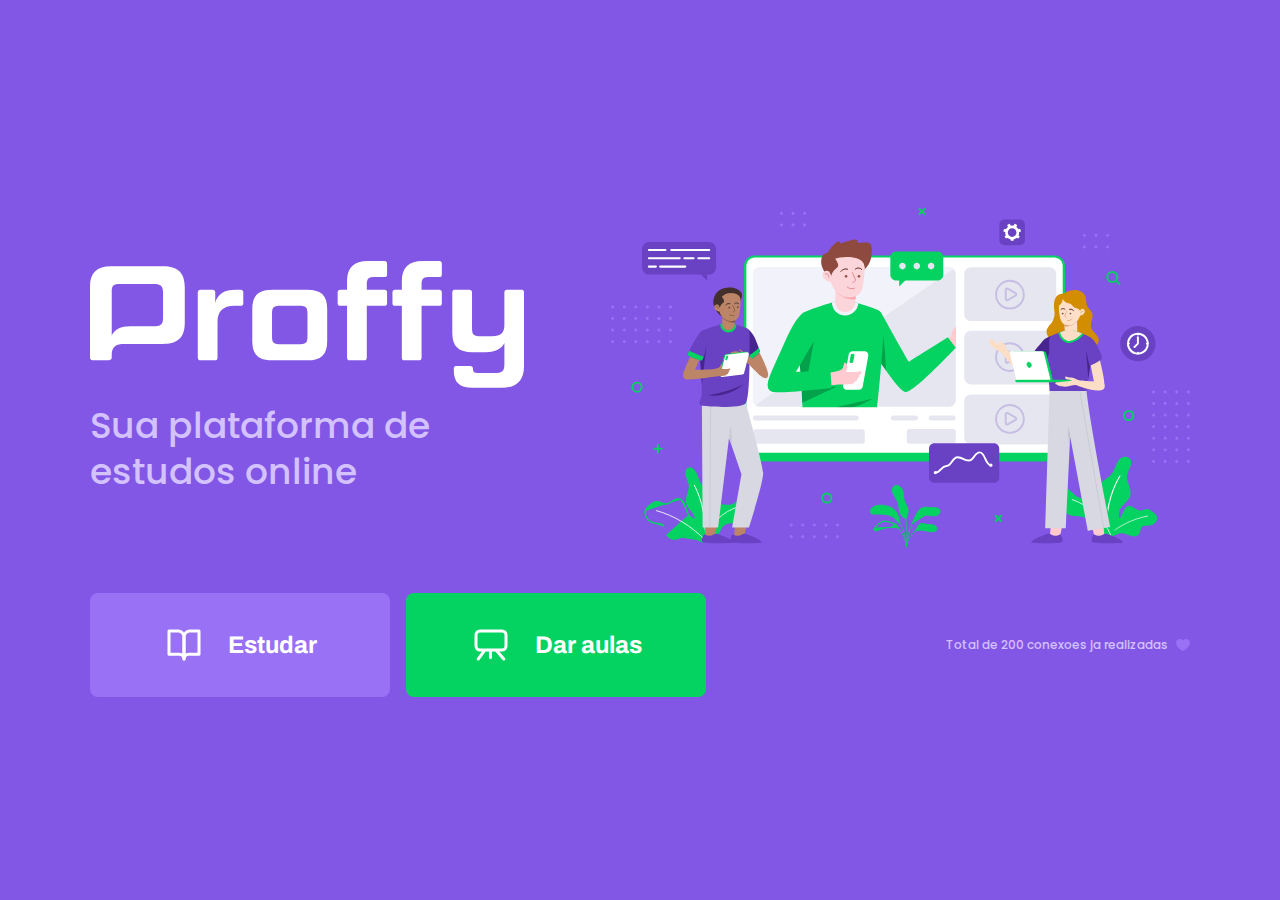
<file: index.html>
<!DOCTYPE html>
<html lang="pt_br">
<head>
    <meta charset="iso"> 
    <meta name="viewport" content="width=device-width, initial-scale=1.0">
    <meta name="theme-color" content="#8257E5" >
    <title>Proffy | Sua plataforma de estudos online</title>
    <link rel="shortcut icon" href="/images/favicon.png">
<link rel="stylesheet" href="/styles/main.css">
<link rel="stylesheet" href="/styles/partials/page-landing.css">
<link href="https://fonts.googleapis.com/css2?family=Archivo:wght@400;700&amp;family=Poppins:wght@400;600&amp;display=swap" rel="stylesheet">
</head>
<body id="page-landing">

   <div id="container"> 
   <div class="logo-container">
   <img src="images/logo.svg" alt="Proffy">
   <h2> Sua plataforma de estudos online</h2>
    </div>

<img class="hero-image" src="/images/landing.svg" alt="Plataforma de Estudos">

 <div class="buttons-container">
    
     <a class="study" href="/study.html">
     <img src="/images/icons/study.svg" alt="Estudar">Estudar</a>

     <a class="give-classes" href="/give-classes.html">
    <img src="/images/icons/give-classes.svg" alt="Dar aulas">Dar aulas</a>
      
</div>
<p class="total-connections">
    Total de 200 conexoes ja realizadas
    <img src="/images/icons/purple-heart.svg" alt="Cora��o roxo">
</p>
</div>

</body>
</html>
</file>
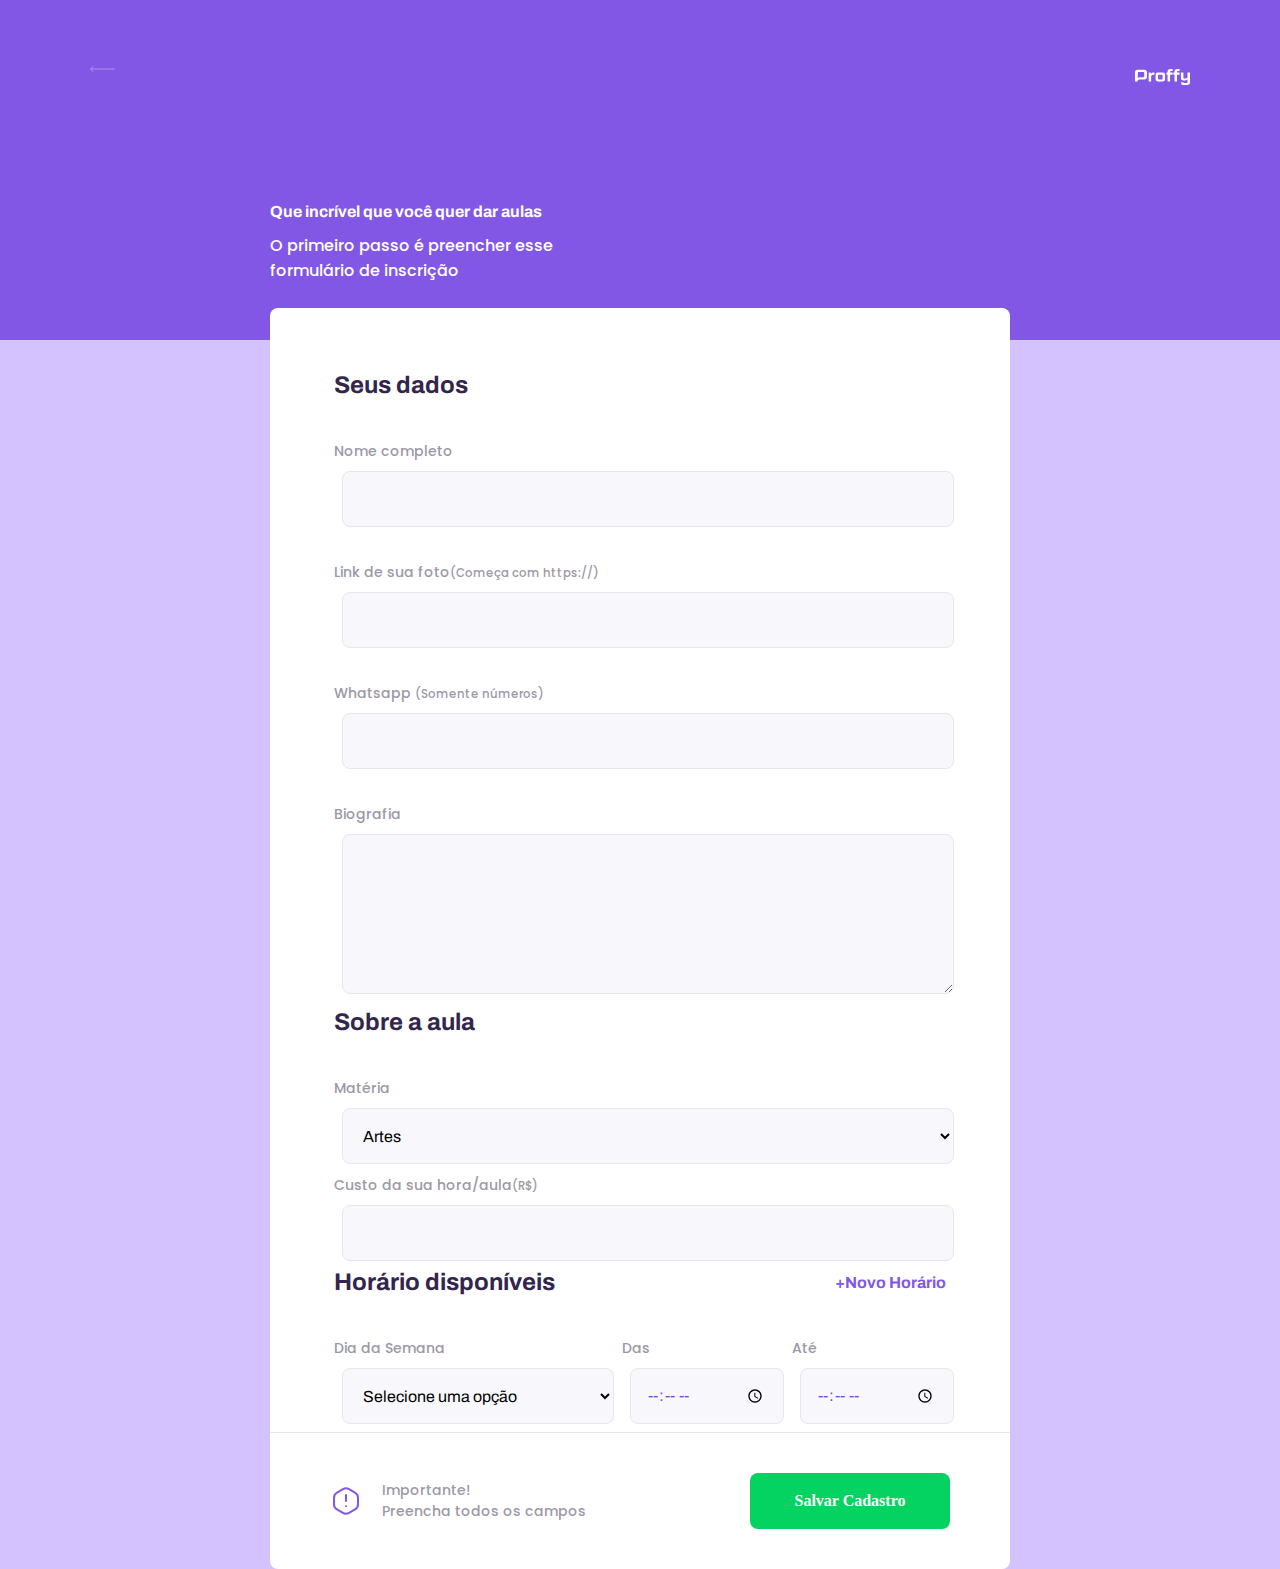
<file: give-classes.html>
<!DOCTYPE html>
<html lang="pt_br">
<head>
    <meta charset="UTF-8"> 
    <meta name="viewport" content="width=device-width, initial-scale=1.0">
    <title>Proffy | Sua plataforma de estudos online</title>
<link rel="stylesheet" href="/styles/main.css">
<link rel="stylesheet" href="/styles/partials/page-study.css">
<link rel="stylesheet" href="/styles/partials/header.css">
<link rel="stylesheet" href="/styles/partials/forms.css">
<link rel="stylesheet" href="/styles/partials/page-give-classes.css">
<link href="https://fonts.googleapis.com/css2?family=Archivo:wght@400;700&amp;family=Poppins:wght@400;600&amp;display=swap" rel="stylesheet">

<script src="/scripts/addField.js" defer></script>
</head>
<body id="page-give-classes">
   <div id="container"> 
       <header class="page-header">
           <div class="top-bar-container">
               <a href="/">
                <img src="/images/icons/back.svg" alt="voltar">
            </a>
            <img src="/images/logo.svg" alt="Proffy">
    
           </div>
           <div class="header-content">
               <strong> Que incrível que você quer dar aulas</strong>
               <p>O primeiro passo é preencher esse formulário de inscrição</p>
           </div>
</header>
<main>
<form action="" id="create-class">
    <fieldset>
    <legend>Seus dados</legend>
    <div class="input-block">
        <label for="name"> Nome completo</label>
        <input name="name" id="name" required>
    </div>
  <div class="input-block">
      <label for="avatar">Link de sua foto<small>(Começa com https://)</small></label>
      <input name="avatar" id="avatar" type="url" required >
  </div>
  <div class="input-block">
      <label for="whatsapp" > Whatsapp <small>(Somente números)</small></label>
      <input name="whatsapp" id="whatsapp" type="number" required>
  </div>
  <div class="textarea-block">
      <label for="bio">Biografia</label>
      <textarea name="bio" id="bio" required> </textarea>
  </div>
</fieldset>
<fieldset>
    <legend>Sobre a aula</legend>
    <div class="select-block">
        <label for="subject">Matéria</label>
        <select name="subject" id="subject" required>
            <option value="" disabled="" hidden="">Selecione uma opção</option>
                           <option value="1">Artes</option>
                           <option value="2">Biologia</option>
                           <option value="3">Ciências</option>
                           <option value="4">Educação Física</option>
                           <option value="5">Física</option>
                           <option value="6">Geografia</option>
                           <option value="7">Hostória</option>
                           <option value="8">Mateática</option>
                           <option value="9">Português</option>
                           <option value="10">Química</option>
        </select>
        <div class="input-block">
            <label for="cost">Custo da sua hora/aula<small>(R$)</small></label>
            <input type="cost" id="cost" type="number" required>
        </div>

    </div>
</fieldset>
<fieldset id="schedule-items">
    <legend>Horário disponíveis
        <button type="button" id="add-time">+Novo Horário</button>
    </legend>
    <div class="schedule-item">
        <div class="select-block">
            <label for="weekday">Dia da Semana</label>
            <select name="weekday[]"  required>
            <option value="" >Selecione uma opção</option>
            <option value="0">Domingo</option>
            <option value="1">Segunda-feira</option>
            <option value="2">Terça-feira</option>
            <option value="3">Quarta-feira</option>
            <option value="4">Quinta-feira</option>
            <option value="5">Sexta-feira</option>
            <option value="6">Sábado</option>
            </select>
    </div>

    <div class="input-block">
    <label for="time_from">Das</label>
    <input type="time" name="time_from[]" required>
    </div>

    <div class="input-block">
        <label for="time_from">Até</label>
        <input type="time" name="time_to[]" required>
     </div>

</fieldset>
</form>
<footer>
    <p>
        <img src="/images/icons/warning.svg" alt="Aviso importante">
          Importante! <br> Preencha todos os campos
    </p>
    <button type="submit" form="create-class">Salvar Cadastro</button>
</footer>
</main>
</div>
</body>
</html>
</file>
<file: styles/main.css>
/* css - Cascading style Sheet */
:root { /* variaveis css */
    --color-background: #F0F0F7;
    --color-primary-lighter: #9871F5;
    --color-primary-light: #916BEA;
    --color-primary: #8257E5;
    --color-primary-dark: #774DD6;
    --color-primary-darker: #6842c2;
    --color-secondary: #04D361;
    --color-secondary-dark: #04BF58;
    --color-title-in-primary: #FFFFFF;
    --color-text-in-primary: #D4C2FF;
    --color-text-title: #32264D;
    --color-text-complement: #9C98A6;
    --color-text-base: #6A6180;
    --color-line-in-white: #E6E6F0;
    --color-input-background: #F8F8FC;
    --color-button-text: #FFFFFF;
    --color-box-base: #FFFFFF;
    --color-box-footer: #FAFAFC;
    --color-small-info: #C1BCCC;
    /*tamanho da fonte padrao: 16px - 100% - 1rem*/
    font-size: 60%; /* controle das medidas rem */
}
* {
    margin: 0;
    padding: 0;
    box-sizing: border-box;
}

    html, body
{
height: 100vh;
}

body{
    background-color: var(--color-text-in-primary);
    display: flex;
    align-items: center;
    justify-content: center;
}

body,
input,
button,
textarea
{
    /* font: 500 1.6rem Poppins; */
    font-weight:500;
    font-family: Poppins;
    font-size: 1.6rem;
    color: var(--color-primary-dark);
}

#container {
    width: 90vw;/* width = largura*/
    max-width: 700px;
   
}
@media (min-width: 700px){
    :root{
        font-size: 62.5%; /*todo 1rem vai ser ralativo a 10px*/
    }
}
</file>
<file: styles/partials/page-landing.css>
/*:root{
    font-size: 40%; /*modifica as medidas rem } */
 
#page-landing {
    background: var(--color-primary);
}

#page-landing #container {
    color: var(--color-text-in-primary);
}

.logo-container  img{
    height: 127px;
  
}

.logo-container{
    text-align: center;
    margin-bottom: 3.2rem;
}

.logo-container h2 {
    font-weight: 500;
    font-size: 3.6rem;
    line-height: 4.6rem;
    margin-top: 0.8rem;
}
.hero-image{
    width: 100%;
    height: 350px;
}
.buttons-container {
    display: flex;
    justify-content: center;
    margin: 3.2rem 0;
}
.buttons-container a {
    width: 30rem;
    height: 10.4rem;
    border-radius: .8rem;
    margin-right: 1.6rem;

    font: 700 2.4rem Archivo;

    display: flex;
    align-items: center;
    justify-content: center;
    text-decoration: none;

    transition: background 0.2s;

    color: var(--color-button-text);
}
.buttons-container a img{
    width: 4rem;
    margin-right: 2.4rem;
}

.buttons-container a.study{
    background: var(--color-primary-lighter);
   
}

.buttons-container a.study:hover{
    background: var(--color-primary-light);
}

.buttons-container a.give-classes{
    background: var( --color-secondary);
    margin-right: 0;
}
.buttons-container a.give-classes:hover{
    background: var(--color-secondary-dark);

}
.total-connections {
    font-size: 1.8rem;
    margin-left: 0.8rem;
    display: flex;
    align-items: center;
    justify-content: center;
 }
.total-connections img {
   margin-left: 0.8rem;

}

@media (min-width: 1100px){
    #page-landing #container {
        max-width: 1100px;
        display: grid;
        grid-template-columns: 2fr 1fr 2fr;
        grid-template-rows: 350px 1fr;
        grid-template-areas: 
        "proffy image image"
        "button button texting";
        column-gap: 87px;
        row-gap: 40px;
    }

    .logo-container{
        grid-area: proffy;
        text-align: initial;
        align-self: center;
        margin: 0;
    }
    .logo-container img{
        height: 127px;
    }

    .hero-image{
        grid-area: image;
        height: 350px;

    }
    .buttons-container{
        grid-area: button;
        justify-content: flex-start;
        margin: 0;

    }
    .total-connections{
        grid-area: texting;
        justify-self: end;
        font-size: 1.2rem;

    }
}
</file>
<file: styles/partials/page-study.css>
#page-study #container{
    width: 100vw;
    height: 100vh;
}
#search-teachers{
    margin-top: 3.2rem;
}

#search-teachers label{
    color: var(--color-text-in-primary);
}

#search-teachers .select-block{
    margin-bottom: 1.4rem;
}
#search-teachers button{
    width: 100%;
    height: 5.6rem;
    background: var(--color-secondary);
    color: var(--color-button-text);
    border: 0;
    border-radius: .8rem;
    cursor: pointer;
    font: 700 1.6rem Archivo;
    display: flex;
    align-items: center;
    justify-content: center;
  
    transition: background 0.2s;
    margin-top: 3.2rem;
}
#search-teachers button:hover{
    background-color: var(--color-secondary-dark);
}

#page-study  main{
    margin: 3.2rem auto;
    width: 80%;
}

.teachers-item{
    background-color: var(--color-box-base);
    border: 1px solid var(--color-line-in-white);
    border-radius: .8rem;
    margin-top: .8rem;
    align-items: center;
    margin-bottom: .9rem;
}
.teachers-item header{
    padding: 3.2rem 2.2rem;
    display: flex;
    align-items: center;
}
.teachers-item header img{
    width: 8rem;
    height: 8rem;
    border-radius: 50%;
}
.teachers-item header div{
    margin-left: 2.4rem;
}
.teachers-item header div strong{
    font: 700 2.4rem Archivo;
    display: block;
    color: var(--color-text-title);

}
.teachers-item header div span{
    font-size: 1.6rem;
    display: block;
    margin-top: .4rem;
}
.teachers-item > p{
    padding: 0 2rem;
    font-size: 1.6rem;
    line-height: 2.8rem;

}
.teachers-item footer{
    padding: 3.2rem;
    background-color: var(--color-box-footer);
    border-top: 1px solid var(--color-line-in-white);
    margin-top: 3.2rem;

    display: flex;
    align-items: center;
    justify-content: space-between;
}
.teachers-item footer p{
    font-size: 1.4rem;
    line-height: 2.4rem;
    color: var(--color-text-complement);
}

.teachers-item footer p strong{
    font-size: 1.6rem;
    color: var(--color-primary);
    display: block;

}

.teachers-item footer button{
    width: 20rem;
    height: 4.6rem;
    background: var(--color-secondary);
    color: var(--color-button-text);
    border: 0;
    border-radius: .8rem;
    cursor: pointer;
    font: 700 1.4rem Archivo;

    display: flex;
    align-items: center;
    justify-content: space-evenly;

    text-decoration: none;
    transition: background 0.2s;
    margin-left: 1.6rem;
}
.teachers-item footer button:hover{
    background: var(--color-secondary-dark);
}

@media (min-width: 700px){
    #page-study #container{
        max-width: 100vw;
    }
    .page-header{
        height: 340px;
    }
    .page-header .top-bar-container{
        max-width: 1100px;
    }
   .page-header .header-content{
       max-width: 740px;
       margin: 0 auto;
       flex: 1 1;
       padding-bottom: 20px;
       display: flex;
       flex-direction: column;
       justify-content: center;

   }

   .page-header .header-content strong{
       max-width: 350px;
   }

    .teachers-item header,
    .teachers-item footer{
        padding: 32px;
    }

    #search-teachers {
    display: grid;
    grid-template-columns: repeat(4, 1fr);
    gap: 10px;
    position: relative;
    bottom: top -28px;
    }
    #page-study main{
        padding: 32px;
        max-width: 740px;
        margin: 0 auto;
    }
    #search-teachers .select-block{
        margin-bottom: 0;
    }
    searcher-item > p {
      padding: 0 32px;
    }
    #searcher-item footer p strong{
        display: initial;
        margin-left: 16px;

    }
    .teachers-item footer button {
        width: 245px;
        font-size: 16px;
        justify-content:  center;
    }
    .teachers-item footer button img{
        margin: 16px;
    }
}
</file>
<file: styles/partials/header.css>
.page-header{
    background-color: var(--color-primary);
    display: flex;
    flex-direction: column;
}
.page-header .top-bar-container{
    width: 90%;
    margin: 0 auto;
    display: flex;
    align-items: center;
    justify-content: space-between;

    padding: 5.9rem 0;
}
.page-header .top-bar-container a{
    height: 3.5rem;
    transition: opacity 0.2s
}
.page-header .top-bar-container a.hover{

    transition: opacity 0.6;
}
.page-header .top-bar-container img{
    height: 1.6rem;
  
}
.page-header .header-content{
    width: 90%;
    margin: 3.5rem auto;
   

}
.page-header .header-content strong{
    font: 700 3.2rem Archivo;
    line-height: 4.2rem;
    color: var(--color-title-in-primary);


}
.page-header .header-content p {
    max-width: 30rem;
    color: var(--color-title-in-primary);
}
@media (min-width: 700px){
 
    .page-header{
        height: 340px;
    }
    .page-header .top-bar-container{
        max-width: 1100px;
    }
   .page-header .header-content{
       max-width: 740px;
       margin: 0 auto;
       flex: 1 1;
       padding-bottom: 20px;
       display: flex;
       flex-direction: column;
       justify-content: center;

   }

   .page-header .header-content strong{
       max-width: 350px;
       font-size: 1.6rem;
       line-height: 2,6rem;
       color: var(--color-title-in-primary);
       
   }

    .teachers-item header,
    .teachers-item footer{
        padding: 32px;
    }
}
</file>
<file: styles/partials/forms.css>
.select-block label,
.input-block label,
.textarea-block label{
    font-size: 1.4rem;
    color: var(--color-text-complement);
    height: 5.6rem;
}
.input-block input,
.select-block select,
.textarea-block textarea{
    width: 100%;
    height: 5.6rem;
    margin: 0.8rem;
    border-radius: 0.8rem;
    background: var(--color-input-background);
    border: 1px solid var(--color-line-in-white);
    outline: 0;
    padding: 0 1.6rem;
    font: 1.6rem Archivo;
   
}
.textarea-block textarea{
    padding: 1.2rem 1.6rem;
    height: 16rem;
    resize: vertical;
}
.input-block{
    position: relative;
   
}
.input-block:focus-within::after,
.textarea-block:focus-within::after{
    content: "";
    width: calc(100% - 3.2rem);
    height: 2px;

    background: var(--color-primary-light);

    position: absolute;
    left: 1.8rem;
    bottom: 0px;
}
</file>
<file: styles/partials/page-give-classes.css>
#page-give-classes #container{
    width: 100vw;
    height: 100vh;
}

#page-give-classes .page-header .reader-content{
    margin-bottom: 6.4rem;

}

#page-give-classes main{
    background: var(--color-box-base);
    width: 100%;
    max-width: 74rem;
    border-radius: .8rem;
    margin: -3.2rem auto 3.2rem;
    padding-top: 6.4rem;

}
#page-give-classes fieldset{
border: 0 none;
padding:  2.4rem;
}
#page-give-classes  fieldset legend{
    font: 700 2.4rem Archivo;
    color: var(--color-text-title);
    margin-bottom: 2.4rem;

    display: flex;
    align-items: center;
    justify-content: space-between;
    width: 100%;
    padding-bottom: 1.6rem;
    border-bottom: 1px solid var(--color-line-in); 
}
#page-give-classes fieldset legend  button{
    background: none;
    border: 0;
    color: var(--color-primary);
    font: 700 1.6rem Archivo;
    cursor: pointer;
    transition: 0.2s;
}

#page-give-classes fieldset legend button:hover{
/* transform: translate(5px); */
color: var(--color-primary-dark);

}
#page-give-classes .input-block+.input-block,
#page-give-classes .input-block+.textarea-block,
#page-give-classes .input-block+.input-block{
    margin-top: 2.4rem;

}
#page-give-classes main footer{
    padding: 4rem 2.4rem;

    background: var(--color-fox-footer);
    border-top: 1px solid var(--color-line-in-white);
    margin-top: 6.rem;
}
#page-give-classes main footer p{
display: flex;
align-items: center;
justify-content: center;

font-size: 1.4rem;
color: var(--color-text-complement)
}
#page-give-classes main footer p img{
    margin-right: 2rem;

}
#page-give-classes main footer button{
    width: 100%;
    height: 5.6rem;
    background: var(--color-secondary);
    color: var(--color-button-text);
    border: 0;
    border-radius: .8rem;
    cursor: pointer;
    font: 700 1.6rem  Archuivo;

    display: flex;
    align-items: center;
    justify-content: center;
    text-decoration: none;

    transition: 0.2s;
    margin-top: 3.2 rem;


}

.schedule-item+.schedule-items{
    margin-top: 3.2rem;
    padding-top: 3.2rem;

    border-top: 1px solid var(--color-line-in-white);
}
    @media (min-width: 700px){
    #page-give-classes #container{
    max-width: 100vw;
}

#page-give-classes .page-header .header-content{
    margin-bottom: 0;

}

#page-give-classes main fieldset{
    padding: 0 64px;

}
.schedule-item{
    display: grid;
    grid-template-columns: 2fr 1fr 1fr;
    column-gap: 1.6rem;

}
#page-give-classes #schedule-items .select-block+.input-block,
#page-give-classes #schedule-items .input-block+.input-block{
margin-top: 0;
}
#page-give-classes main footer{
    padding: 40px 60px;
    display: flex;
    align-items: center;
    justify-content: space-between;
}
#page-give-classes main  footer button{
    margin-top: 0;
    width: 200px;
}
}
</file>
